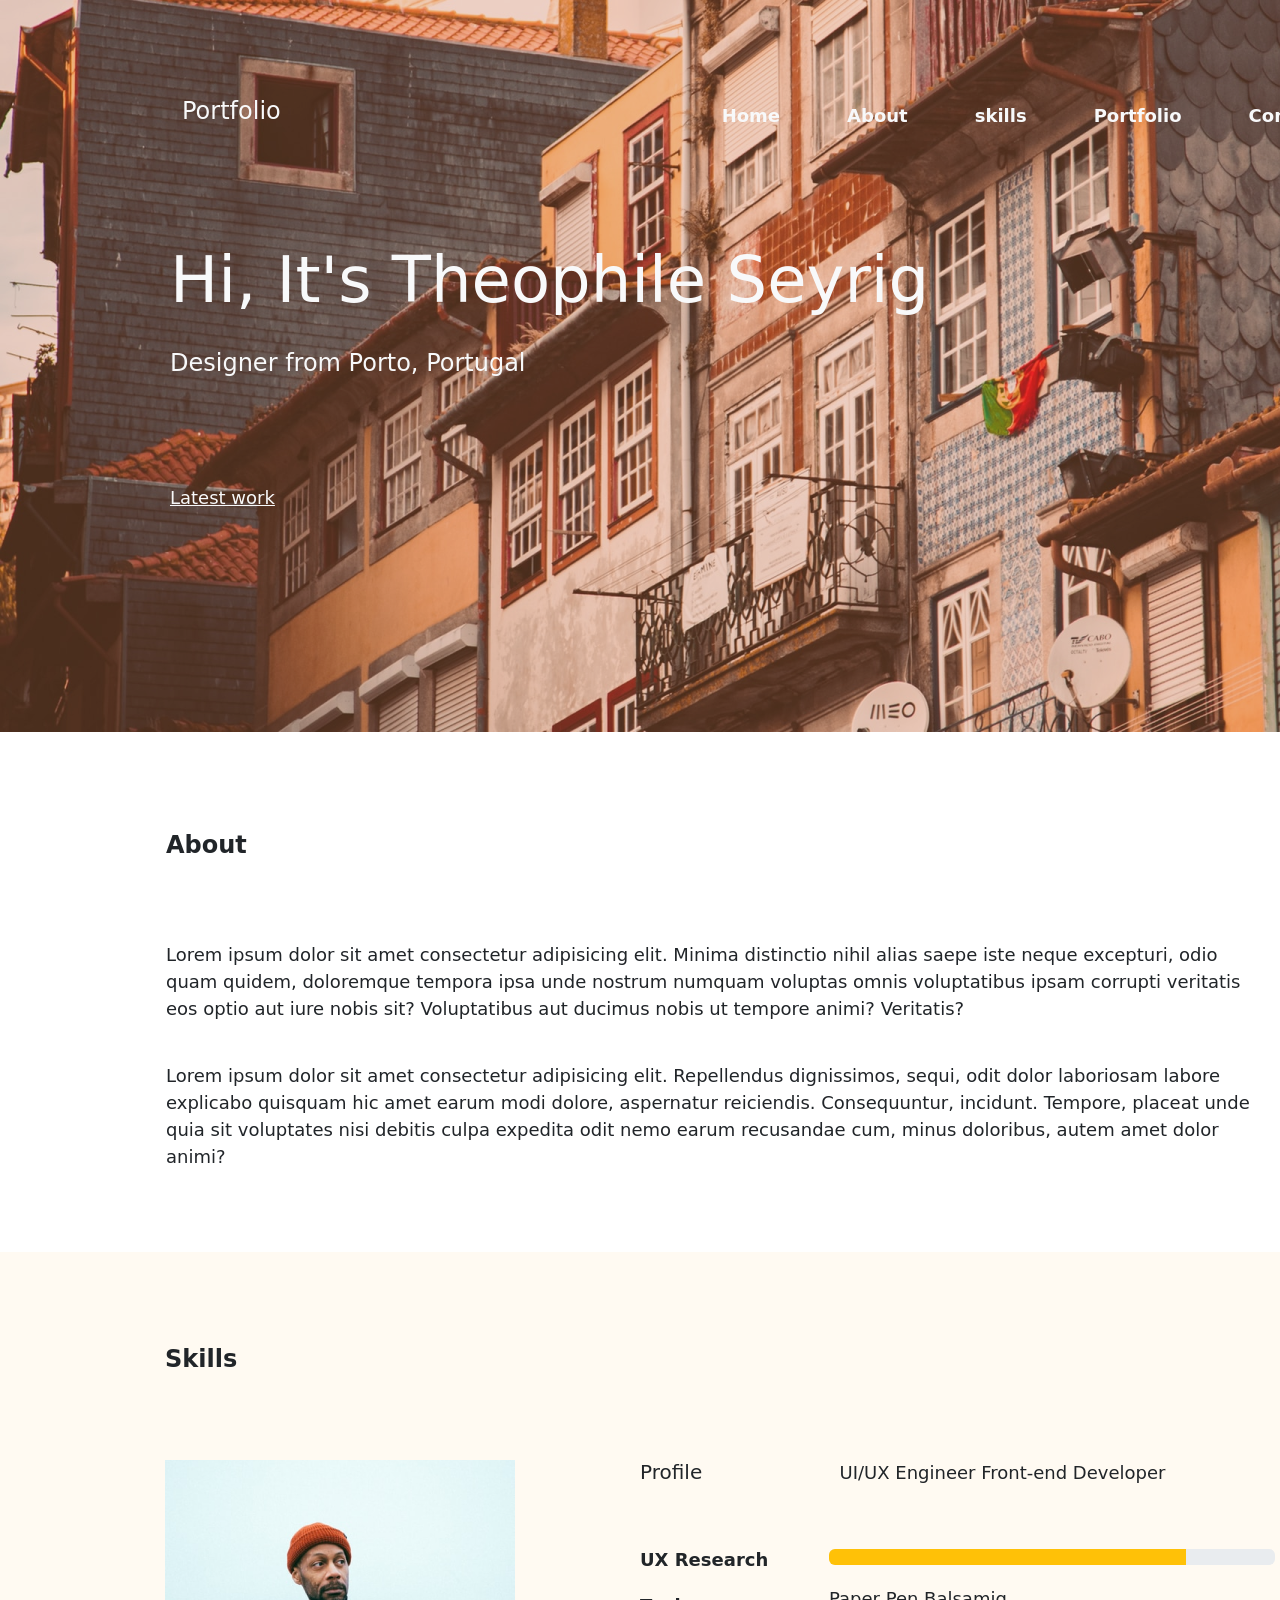
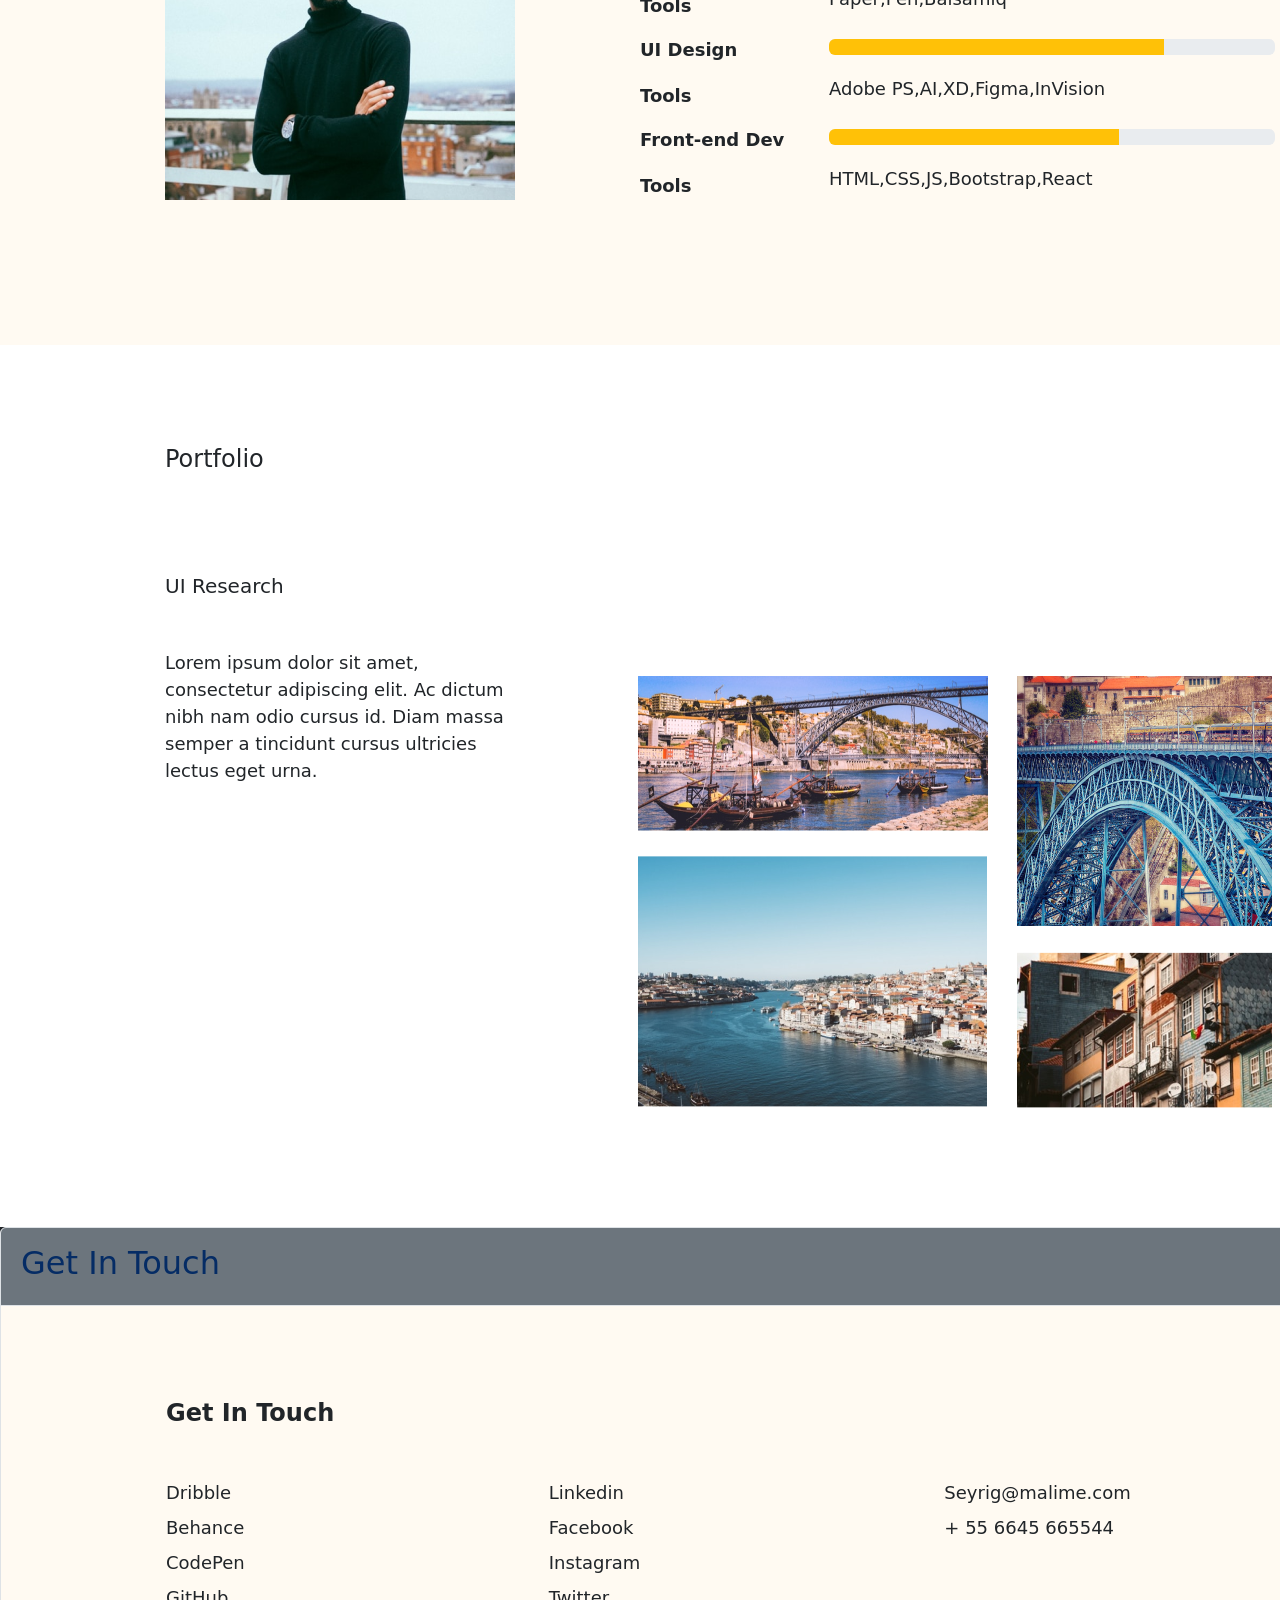
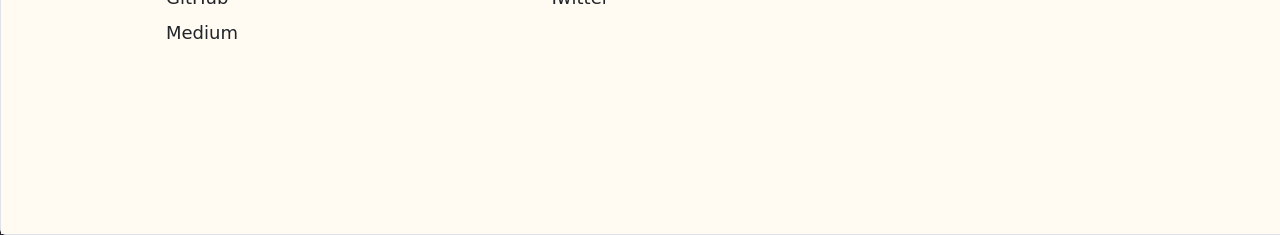
<file: index.html>
<!DOCTYPE html>
<html lang="en">
<head>
    <meta charset="UTF-8">
    <meta http-equiv="X-UA-Compatible" content="IE=edge">
    <meta name="viewport" content="width=device-width, initial-scale=1.0">
    <link rel="stylesheet" href="style.css">
    <link href="https://cdn.jsdelivr.net/npm/bootstrap@5.1.3/dist/css/bootstrap.min.css" 
    rel="stylesheet" integrity="sha384-1BmE4kWBq78iYhFldvKuhfTAU6auU8tT94WrHftjDbrCEXSU1oBoqyl2QvZ6jIW3" 
    crossorigin="anonymous">
    <title>Document</title>
</head>
<body class="bg-dark">
    <div class="body">
        <div class="bg ">
      <header>
        <nav class="navbar navbar-light">
            <div class="container-xxl">
              <span class="navbar-brand text-light ">Portfolio</span>
              <ul class="nav justify-content-center">
                <li class="nav-item">
                  <a class="nav-link active text-light" aria-current="page" href="#">Home</a>
                </li>
                <li class="nav-item">
                  <a class="nav-link active text-light" href="#">About</a>
                </li>
                <li class="nav-item">
                    <a class="nav-link active text-light" href="#">skills</a>
                  </li>
                <li class="nav-item">
                  <a class="nav-link active text-light" href="#">Portfolio</a>
                </li>
                <li class="nav-item">
                  <a class="nav-link active text-light">Contact</a>
                </li>
              </ul>
            </div>
          </nav> 
         <h1 class="text-light">Hi, It's Theophile Seyrig</h1>
         <p class="text-light">Designer from Porto, Portugal</p>
         <h2 class="text-light"><u>Latest work</u></h2>
    </header>
        </div>
        <main>
          <div class="content1">
            <h4>About</h4>
            <p>Lorem ipsum dolor sit amet consectetur adipisicing elit.
               Minima distinctio nihil alias saepe iste neque excepturi,
               odio quam quidem, doloremque tempora ipsa unde nostrum
               numquam voluptas omnis voluptatibus ipsam corrupti veritatis
               eos optio aut iure nobis sit? Voluptatibus aut ducimus nobis
               ut tempore animi? Veritatis?</p><br>
            <p>Lorem ipsum dolor sit amet consectetur adipisicing elit.
               Repellendus dignissimos, sequi, odit dolor laboriosam labore
               explicabo quisquam hic amet earum modi dolore, aspernatur
               reiciendis. Consequuntur, incidunt. Tempore, placeat unde
               quia sit voluptates nisi debitis culpa expedita odit nemo
               earum recusandae cum, minus doloribus, autem amet dolor
               animi?</p>
          </div>
          <div class="content2">
            <h4>Skills</h4>
            <img src="Profile Picture.png" class="f" alt="">
            <div class="progressev f">
              <p class="h5">Profile <span> UI/UX Engineer Front-end Developer</span></p>
              <div class="lanka">
               <div class="warn f">
                 <h3>UX Research</h3>
                 <h4>Tools</h4>
               </div>
               <div class="warn2 f">
                <div class="progress ">
                 <div class="progress-bar bg-warning" role="progressbar" style="width: 80%;" aria-valuenow="25" aria-valuemin="0" aria-valuemax="100"></div>
               </div>
               <h3>Paper,Pen,Balsamiq</h3>
               </div>
              </div>
              <div class="lanka">
                <div class="warn f">
                <h3>UI Design</h3>
                 <h4>Tools</h4>
                 </div>
                 <div class="warn2 f">
                  <div class="progress ">
                   <div class="progress-bar bg-warning" role="progressbar" style="width: 75%;" aria-valuenow="25" aria-valuemin="0" aria-valuemax="100"></div>
                 </div>
                 <h3>Adobe PS,AI,XD,Figma,InVision</h3>
                 </div>
              </div> 
              <div class="lanka f">
                <div class="warn f">
                  <h3>Front-end Dev</h3>
                   <h4>Tools</h4>
                   </div>
                   <div class="warn2 f">
                   <div class="progress ">
                    <div class="progress-bar bg-warning" role="progressbar" style="width: 65%;" aria-valuenow="25" aria-valuemin="0" aria-valuemax="100"></div>
                  </div>
                  <h3>HTML,CSS,JS,Bootstrap,React</h3>
                  </div>
              </div>
            </div>
          </div>
          <div class="content3">
            <h4>Portfolio</h4>
            <div class="box1 f"><h5>UI Research</h5>
            <p>Lorem ipsum dolor sit amet, consectetur adipiscing elit.
               Ac dictum nibh nam odio cursus id. Diam massa semper a
                tincidunt cursus ultricies lectus eget urna.</p></div>
            <div class="box2 f">
              <div class="smallbox1 f">
                <img src="1.png"alt="" class="photo1">
                <img src="2.png" alt="" class="photo3">
              </div>
              <div class="smallbox2 f">
                <img src="3.png" alt="" class="photo2">
                <img src="4.png" alt="" class="photo4">
              </div>
            </div>
          </div>
        </main>
        <div class="accordion" id="accordionExample">
          <div class="accordion-item ">
            <h2 class="accordion-header" id="headingOne">
              <button class="accordion-button bg-secondary" type="button" data-bs-toggle="collapse" data-bs-target="#collapseOne" aria-expanded="true" aria-controls="collapseOne">
                <h2> Get In Touch</h2>
              </button>
            </h2>
            <div id="collapseOne" class="accordion-collapse collapse show" aria-labelledby="headingOne" data-bs-parent="#accordionExample">
                <footer>
                  <h4>Get In Touch</h4>
                  
                  <ul class="list-group f">
                    <li class="list-group">Dribble</li>
                    <li class="list-group">Behance</li>
                    <li class="list-group">CodePen</li>
                    <li class="list-group">GitHub</li>
                    <li class="list-group">Medium</li>
                  </ul>
                  <ul class="list-group f">
                    <li class="list-group">Linkedin</li>
                    <li class="list-group">Facebook</li>
                    <li class="list-group">Instagram</li>
                    <li class="list-group">Twitter</li>
                  </ul>
                  <ul class="list-group f only">
                    <li class="list-group">Seyrig@malime.com</li>
                    <li class="list-group">+ 55 6645 665544</li>
                  </ul>
                </footer>
            </div>
          </div>
        </div>
    <script src="https://cdn.jsdelivr.net/npm/bootstrap@5.1.3/dist/js/bootstrap.bundle.min.js" 
    integrity="sha384-ka7Sk0Gln4gmtz2MlQnikT1wXgYsOg+OMhuP+IlRH9sENBO0LRn5q+8nbTov4+1p"
     crossorigin="anonymous"></script>
    </div>
</body>
</html>
</file>
<file: style.css>
body{
    background-color:black;
}
.body{
    width: 1440px;
    height: 3355px;
    margin: auto;
}
header{
    background: rgba(198, 108, 73, 0.3);
    width: 100%;
    height: 732px;
    padding: 50px 50px 0px 170px;

}
.bg{
    background-image:url("bg.png");
}
.navbar{
    padding-right: 50px;

    margin-top: 30px;
}
.active{
    margin-right: 35px;
    font-size: 18px;
}
header .navbar-brand{
    font-size: 24px;
    font-weight: 500;
}
header h1{
    font-size: 64px;
    font-weight: 400;
    margin-top: 100px;
}
header p{
    font-size: 24px;
    font-weight: 400;
    margin-top: 26px;
}
header h2{
    font-size: 18px;
    font-weight: 100;
    margin-top: 106px;
}
.content1{
    width: 100%;
    height: 520px;
    padding: 99px 166px 0px;
    background-color: white;
}
main{
    width: 100%;
    height: 2095px;
}
.content1 h4{
    font-weight: 700;
    margin-bottom: 81px;
}
.content1 p{
    font-weight: 400;
    font-size: 18px;
}
.content2{
    width:100%;
    height: 693px;
    padding: 93px 165px 0px;
    background-color:  #FFFAF2;;
}
.content2 h4{
    font-weight: 700;
    margin-bottom: 86px;
}
.content2 img{
    width: 350px;
    height: 340px;
}
.progressev{
    width: 635px;
    height: 340px;
    margin-left: 125px;
}
.f{
    float: left;
}
.progressev span{
font-size: 18px;
font-weight: 400;
margin-left: 131px;
}
.progress{
    width: 446px;
    height: 24px;
}
.lanka{
    width: 635px;
    height: 70px;
    margin-bottom: 20px;
}
.progressev p{
    margin-bottom: 65px;
}
li{
    font-size: 18px;
    font-weight: 600;
    height: 35px;
}
.warn{
    width: 189px;
    height: 70px;
}
.warn h3{
    font-size: 18px;
    font-weight: 600;
}
.warn h4{
    font-size: 18px;
    margin-top: 25px;
    font-weight: 600;
    margin-bottom: 0px;
}
.warn2{
    width: 446px;
    height: 70px;
}
.warn2 h3{
    font-size: 18px;
    font-weight: 400;
    margin-top: 23px;
}
.content3{
    width: 100%;
    height: 882px;
    background-color: white;
    padding: 100px 165px 0px;
}
.box1{
    width: 349px;
    height: 225px;
    margin-top: 92.20px;
}
.box1 p{
    margin-top: 51px;
    font-size: 18px;
    font-weight: 400px;
}
.box2{
    width: 635px;
    height: 432px;
    margin-top: 194px;
    margin-left: 124px;
}
.smallbox1{
    width: 349px;
    height: 100%;
    margin-right: 30px;
}
.smallbox2{
    width: 255px;
    height: 100%;
}
.photo1{
    margin-bottom: 25px;
}
.photo2{
    margin-bottom: 25px;
}
footer{
    width: 100%;
    height: 528px;
    background-color: #FFFAF2;
    padding: 93px 0px 0px 165px;
}
footer h4{
    font-weight: 700;
    margin-bottom: 51px;
}
footer ul{
    margin-right: 304px;
}
footer li{
    font-weight: 400;
}
@media screen and (max-width: 440px){
    main{
        height: 1315px;
    }
    .body{ 
        width: 373px;
        height: 1948px;
        text-align: center;
    }
    header{
       height: 275px;
       padding: 0px; 
    }
    header .nav-item{
        width: 0px;
        font-size: 0px;
    }
    header h1{
        font-size: 20px;
        margin-top: 30px;
    }
    .content1{
        height: 293px;
        padding: 22px 0px 0px;
        
    }
    .content1 p{
        font-size: 12px;
        margin-bottom: 0px;
    }
    .content1 h4{
        font-size: 20px;
        margin: 0px;
    }
    .content2{
        height: 617px;
        padding: 0px;
    }
    .content2 img{
        width: 224px;
        height: 218px;
        margin: 25px 75px;
        
    }
    .content2 h4{
        margin:0px;
    }
    .progressev{
        margin: 0px;
    }
    .nav-link{
    font-size: 0px;
    }
    .navbar-brand{
        margin: 0px 120px;
    }
    header p{
        font-size: 13px;
        font-weight: 400;
        margin-top: 13px;
    }
    header h2{
        font-size: 13px;
        font-weight: 100;
        margin-top: 41px;
    }
    .progressev p{
        margin-bottom: 31px;
        font-size: 12px;
    }
    .progressev span{
        font-size: 12px;
        font-weight: 400;
        margin-left: 59px;
    }
    .progressev{
        width: 309px;
        height: 272px;
        margin-left: 34px;
        text-align: left;
    }   
    .warn{
        width: 98px;
        height: 59px;
    }
    .warn h3{
        font-size: 12px;
        font-weight: 600;
    }
    .warn h4{
        font-size: 12px;
        margin-top: 19px;
        font-weight: 600;
        margin-bottom: 0px;
    }
    .warn2{
        width: 211px;
        height: 59px;
    }
    .warn2 h3{
        font-size: 12px;
        font-weight: 400;
        margin-top: 19px;
    }
    .lanka{
        width: 309px;
        height: 60px;
        margin-bottom: 20px;
    }
    .progress{
        width: 211px;
        height: 18px;
    }
    .content3{
        height: 404px;
        padding: 25px 33px;
    }
    .box1{
        width: 308px;
        height: 111px;
        margin-top:19px;
    }
    .box1 p{
        margin-top: 15px;
        font-size: 12px;
        font-weight: 400px;
    }
    .box2{
        width: 308px;
        height: 195px;
        margin: 0px;
    }
    .smallbox1{
        width: 169px;
        height: 100%;
        margin-right: 14px;
    }
    .smallbox2{
        width: 123px;
        height: 100%;
    }
    .photo1{
        width: 169px;
        height: 69px;
        margin-bottom: 12px;
    }
    .photo3{
        width: 169px;
        height: 113px;
        margin: 0px;
    }
    .photo4{
        width: 123px;
        height: 69px;
        margin: 0px;
    }
    .photo2{
        width: 123px;
        height: 113px;
        margin-bottom: 12px;
    }
    footer{
        width: 100%;
        height: 360px;
        background-color: #FFFAF2;
        padding: 26px 0px 0px 0px;
    }
    footer h4{
        font-weight: 700;
        margin-bottom: 17px;
    }
    footer ul{
        margin-right:55px;
        margin-left: 42px;
    }
    footer li{
        font-weight: 400;
        font-size: 14px;
    }
    .only{
        margin-top: 30px;
    }
}
</file>
